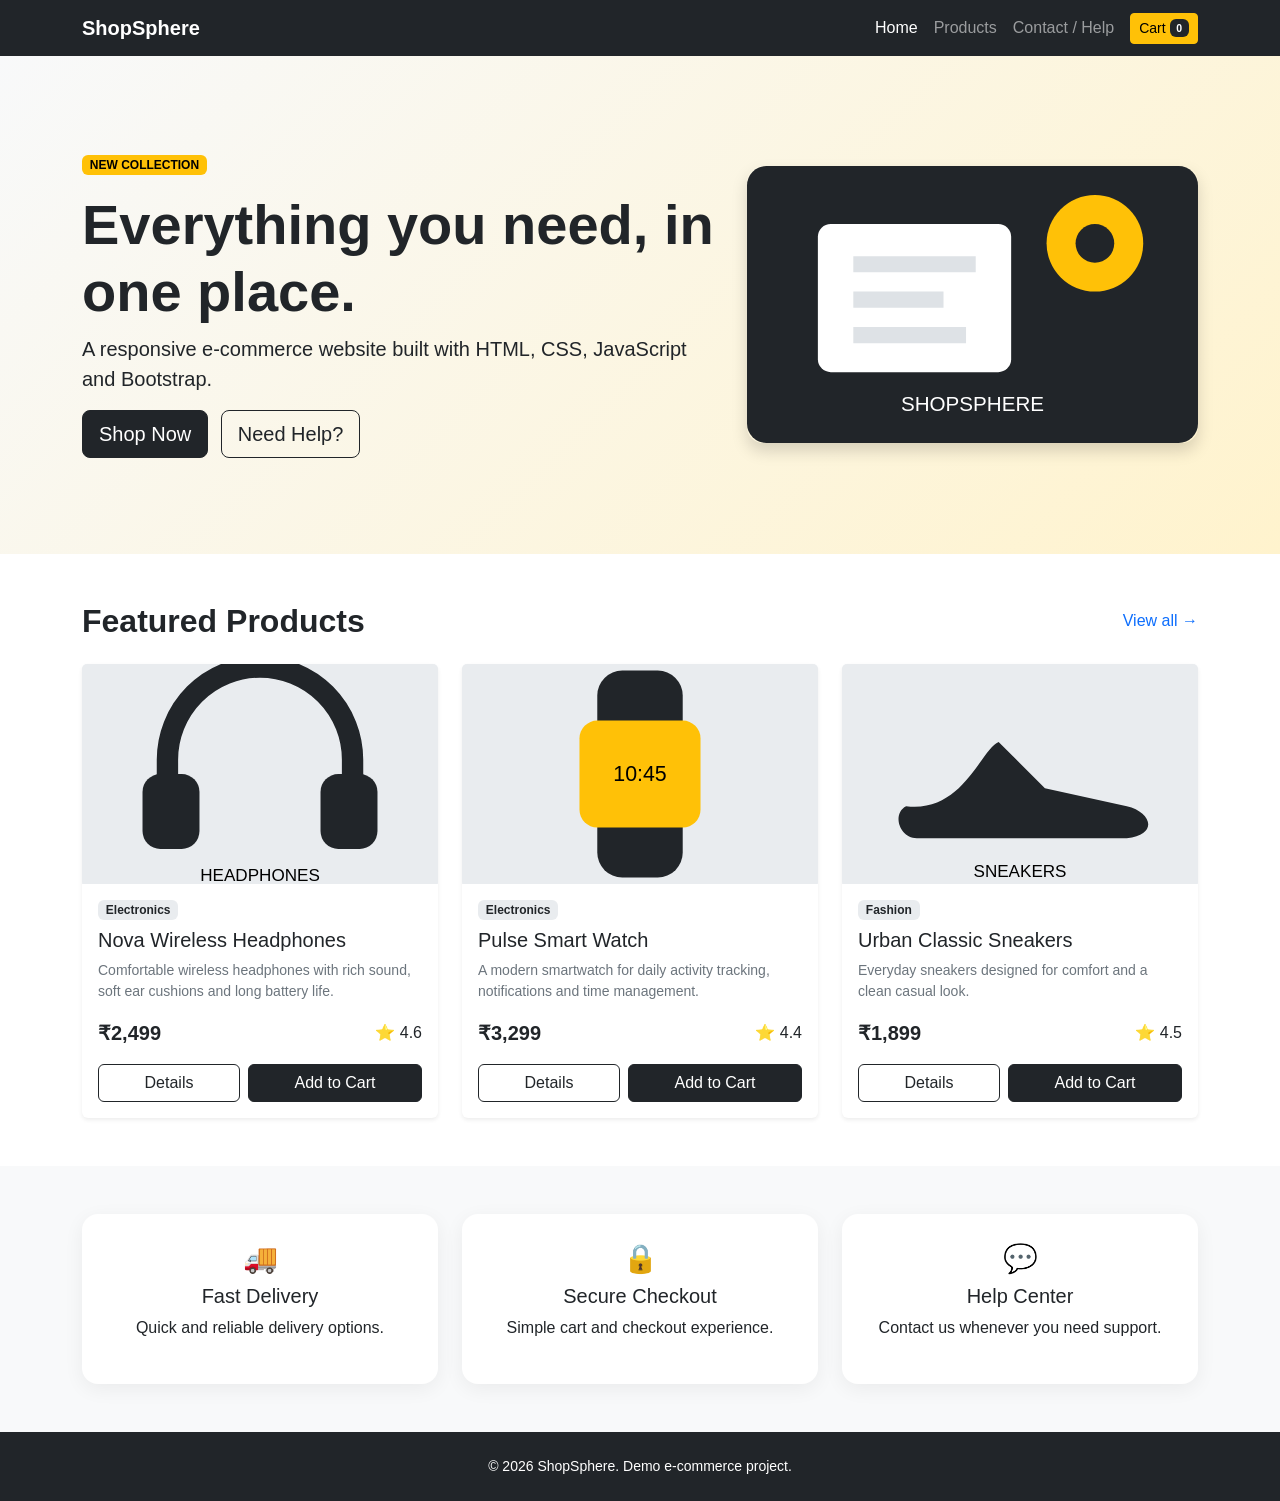
<file: index.html>
<!DOCTYPE html>
<html lang="en">
<head>
  <meta charset="UTF-8">
  <meta name="viewport" content="width=device-width, initial-scale=1">
  <title>ShopSphere | Home</title>
  <link href="https://cdn.jsdelivr.net/npm/bootstrap@5.3.3/dist/css/bootstrap.min.css" rel="stylesheet">
  <link rel="stylesheet" href="css/style.css">
</head>
<body>
<nav class="navbar navbar-expand-lg navbar-dark bg-dark sticky-top">
  <div class="container">
    <a class="navbar-brand fw-bold" href="index.html">ShopSphere</a>
    <button class="navbar-toggler" data-bs-toggle="collapse" data-bs-target="#nav"><span class="navbar-toggler-icon"></span></button>
    <div id="nav" class="collapse navbar-collapse">
      <ul class="navbar-nav ms-auto align-items-lg-center">
        <li class="nav-item"><a class="nav-link active" href="index.html">Home</a></li>
        <li class="nav-item"><a class="nav-link" href="products.html">Products</a></li>
        <li class="nav-item"><a class="nav-link" href="contact.html">Contact / Help</a></li>
        <li class="nav-item ms-lg-2"><a class="btn btn-warning btn-sm position-relative" href="cart.html">Cart <span id="cartCount" class="badge text-bg-dark">0</span></a></li>
      </ul>
    </div>
  </div>
</nav>

<header class="hero py-5">
  <div class="container py-5">
    <div class="row align-items-center">
      <div class="col-lg-7">
        <span class="badge text-bg-warning mb-3">NEW COLLECTION</span>
        <h1 class="display-4 fw-bold">Everything you need, in one place.</h1>
        <p class="lead">A responsive e-commerce website built with HTML, CSS, JavaScript and Bootstrap.</p>
        <a href="products.html" class="btn btn-dark btn-lg me-2">Shop Now</a>
        <a href="contact.html" class="btn btn-outline-dark btn-lg">Need Help?</a>
      </div>
      <div class="col-lg-5 mt-4 mt-lg-0">
        <img src="images/hero.svg" class="img-fluid rounded-4 shadow" alt="Shopping illustration">
      </div>
    </div>
  </div>
</header>

<section class="py-5">
  <div class="container">
    <div class="d-flex justify-content-between align-items-center mb-4">
      <h2 class="fw-bold mb-0">Featured Products</h2>
      <a href="products.html" class="text-decoration-none">View all →</a>
    </div>
    <div id="featuredProducts" class="row g-4"></div>
  </div>
</section>

<section class="bg-light py-5">
  <div class="container">
    <div class="row g-4 text-center">
      <div class="col-md-4"><div class="feature-box"><h3>🚚</h3><h5>Fast Delivery</h5><p>Quick and reliable delivery options.</p></div></div>
      <div class="col-md-4"><div class="feature-box"><h3>🔒</h3><h5>Secure Checkout</h5><p>Simple cart and checkout experience.</p></div></div>
      <div class="col-md-4"><div class="feature-box"><h3>💬</h3><h5>Help Center</h5><p>Contact us whenever you need support.</p></div></div>
    </div>
  </div>
</section>

<footer class="bg-dark text-white py-4"><div class="container text-center small">© 2026 ShopSphere. Demo e-commerce project.</div></footer>
<script src="js/products-data.js"></script>
<script src="js/app.js"></script>
<script src="https://cdn.jsdelivr.net/npm/bootstrap@5.3.3/dist/js/bootstrap.bundle.min.js"></script>
</body>
</html>
</file>
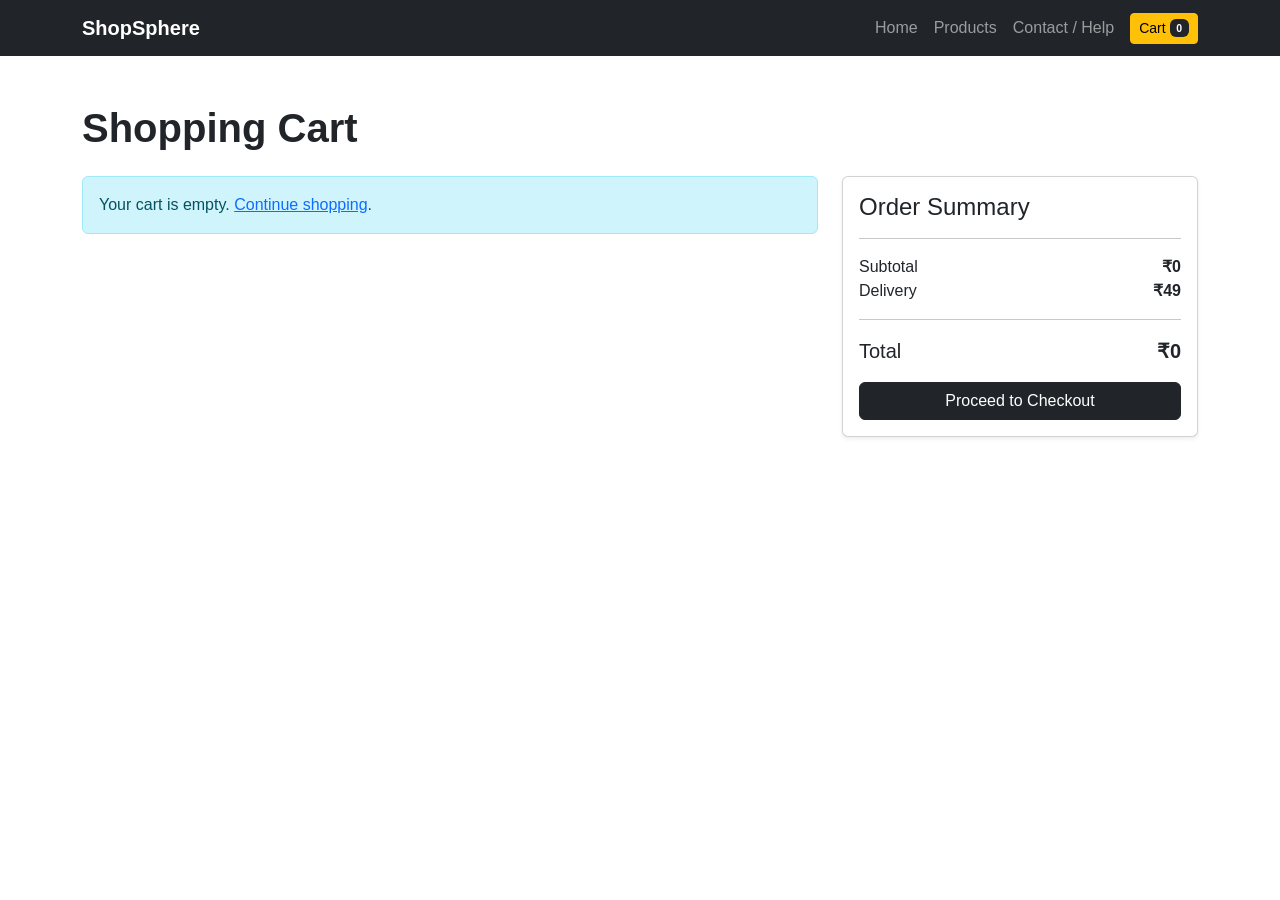
<file: cart.html>
<!DOCTYPE html>
<html lang="en"><head><meta charset="UTF-8"><meta name="viewport" content="width=device-width, initial-scale=1">
<title>ShopSphere | Cart & Checkout</title><link href="https://cdn.jsdelivr.net/npm/bootstrap@5.3.3/dist/css/bootstrap.min.css" rel="stylesheet"><link rel="stylesheet" href="css/style.css"></head>
<body>
<nav class="navbar navbar-expand-lg navbar-dark bg-dark sticky-top"><div class="container"><a class="navbar-brand fw-bold" href="index.html">ShopSphere</a>
<button class="navbar-toggler" data-bs-toggle="collapse" data-bs-target="#nav"><span class="navbar-toggler-icon"></span></button><div id="nav" class="collapse navbar-collapse"><ul class="navbar-nav ms-auto align-items-lg-center">
<li class="nav-item"><a class="nav-link" href="index.html">Home</a></li><li class="nav-item"><a class="nav-link" href="products.html">Products</a></li><li class="nav-item"><a class="nav-link" href="contact.html">Contact / Help</a></li><li class="nav-item ms-lg-2"><a class="btn btn-warning btn-sm" href="cart.html">Cart <span id="cartCount" class="badge text-bg-dark">0</span></a></li>
</ul></div></div></nav>
<main class="container py-5"><h1 class="fw-bold mb-4">Shopping Cart</h1><div class="row g-4"><div class="col-lg-8"><div id="cartItems"></div></div>
<div class="col-lg-4"><div class="card shadow-sm"><div class="card-body"><h4>Order Summary</h4><hr><div class="d-flex justify-content-between"><span>Subtotal</span><strong id="subtotal">₹0</strong></div><div class="d-flex justify-content-between"><span>Delivery</span><strong>₹49</strong></div><hr><div class="d-flex justify-content-between fs-5"><span>Total</span><strong id="total">₹49</strong></div><button id="checkoutBtn" class="btn btn-dark w-100 mt-3">Proceed to Checkout</button></div></div></div></div></main>
<div class="modal fade" id="checkoutModal" tabindex="-1"><div class="modal-dialog modal-dialog-centered"><div class="modal-content"><form id="checkoutForm"><div class="modal-header"><h5 class="modal-title">Checkout</h5><button type="button" class="btn-close" data-bs-dismiss="modal"></button></div><div class="modal-body">
<div class="mb-3"><label class="form-label">Full Name</label><input required class="form-control"></div><div class="mb-3"><label class="form-label">Email</label><input required type="email" class="form-control"></div><div class="mb-3"><label class="form-label">Delivery Address</label><textarea required class="form-control" rows="3"></textarea></div><div class="mb-3"><label class="form-label">Payment Method</label><select class="form-select"><option>Cash on Delivery</option><option>Demo Card Payment</option></select></div></div><div class="modal-footer"><button class="btn btn-success">Place Order</button></div></form></div></div></div>
<script src="js/products-data.js"></script><script src="js/app.js"></script><script src="https://cdn.jsdelivr.net/npm/bootstrap@5.3.3/dist/js/bootstrap.bundle.min.js"></script></body></html>
</file>
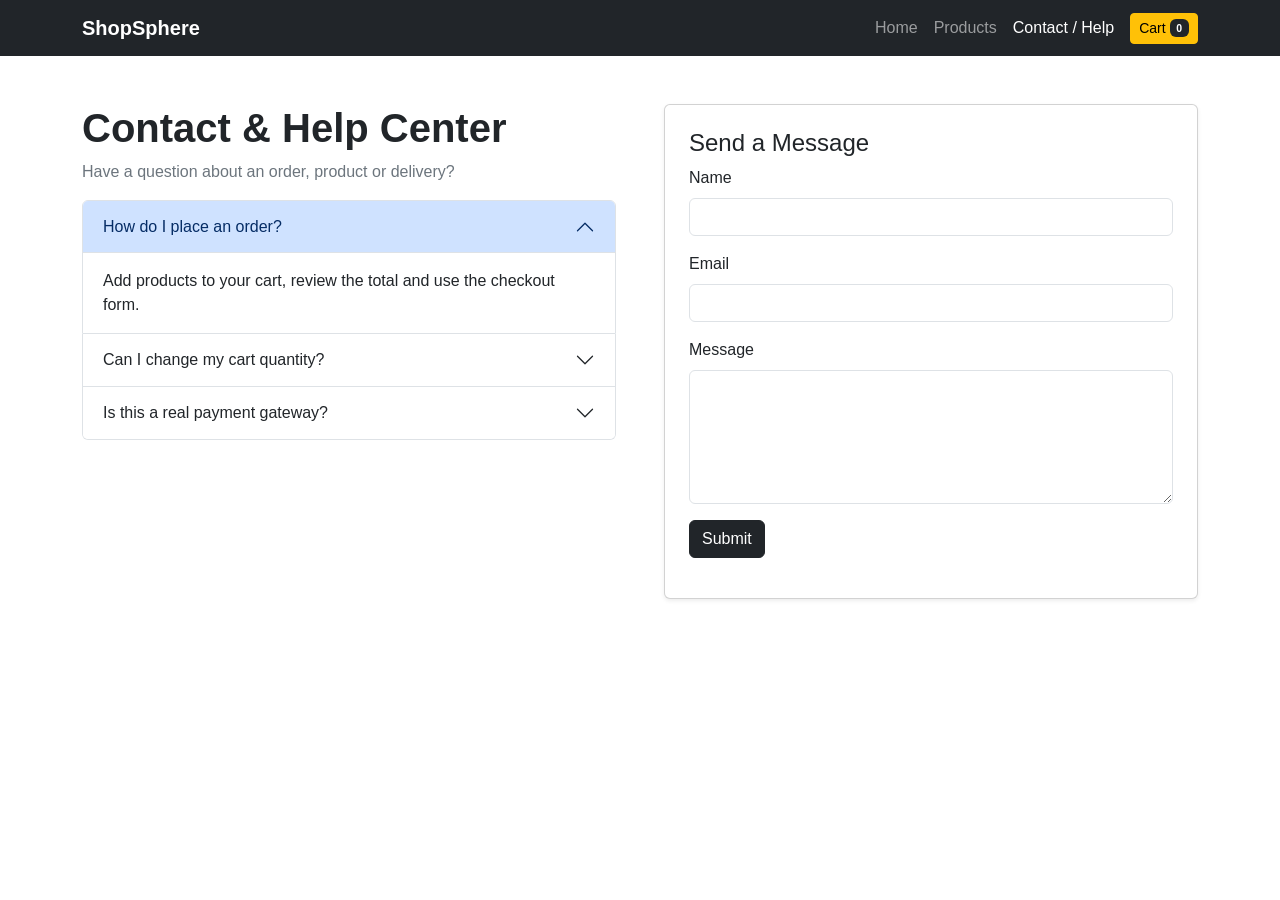
<file: contact.html>
<!DOCTYPE html>
<html lang="en"><head><meta charset="UTF-8"><meta name="viewport" content="width=device-width, initial-scale=1">
<title>ShopSphere | Contact & Help</title><link href="https://cdn.jsdelivr.net/npm/bootstrap@5.3.3/dist/css/bootstrap.min.css" rel="stylesheet"><link rel="stylesheet" href="css/style.css"></head>
<body>
<nav class="navbar navbar-expand-lg navbar-dark bg-dark sticky-top"><div class="container"><a class="navbar-brand fw-bold" href="index.html">ShopSphere</a>
<button class="navbar-toggler" data-bs-toggle="collapse" data-bs-target="#nav"><span class="navbar-toggler-icon"></span></button><div id="nav" class="collapse navbar-collapse"><ul class="navbar-nav ms-auto align-items-lg-center"><li class="nav-item"><a class="nav-link" href="index.html">Home</a></li><li class="nav-item"><a class="nav-link" href="products.html">Products</a></li><li class="nav-item"><a class="nav-link active" href="contact.html">Contact / Help</a></li><li class="nav-item ms-lg-2"><a class="btn btn-warning btn-sm" href="cart.html">Cart <span id="cartCount" class="badge text-bg-dark">0</span></a></li></ul></div></div></nav>
<main class="container py-5"><div class="row g-5"><div class="col-lg-6"><h1 class="fw-bold">Contact & Help Center</h1><p class="text-secondary">Have a question about an order, product or delivery?</p>
<div class="accordion" id="faq"><div class="accordion-item"><h2 class="accordion-header"><button class="accordion-button" data-bs-toggle="collapse" data-bs-target="#q1">How do I place an order?</button></h2><div id="q1" class="accordion-collapse collapse show"><div class="accordion-body">Add products to your cart, review the total and use the checkout form.</div></div></div>
<div class="accordion-item"><h2 class="accordion-header"><button class="accordion-button collapsed" data-bs-toggle="collapse" data-bs-target="#q2">Can I change my cart quantity?</button></h2><div id="q2" class="accordion-collapse collapse"><div class="accordion-body">Yes. Use the + and − controls on the cart page.</div></div></div>
<div class="accordion-item"><h2 class="accordion-header"><button class="accordion-button collapsed" data-bs-toggle="collapse" data-bs-target="#q3">Is this a real payment gateway?</button></h2><div id="q3" class="accordion-collapse collapse"><div class="accordion-body">No. This project demonstrates front-end checkout functionality only.</div></div></div></div></div>
<div class="col-lg-6"><div class="card shadow-sm"><div class="card-body p-4"><h4>Send a Message</h4><form id="contactForm"><div class="mb-3"><label class="form-label">Name</label><input required class="form-control"></div><div class="mb-3"><label class="form-label">Email</label><input required type="email" class="form-control"></div><div class="mb-3"><label class="form-label">Message</label><textarea required class="form-control" rows="5"></textarea></div><button class="btn btn-dark">Submit</button><div id="contactMsg" class="mt-3"></div></form></div></div></div></div></main>
<script src="js/products-data.js"></script><script src="js/app.js"></script><script src="https://cdn.jsdelivr.net/npm/bootstrap@5.3.3/dist/js/bootstrap.bundle.min.js"></script></body></html>
</file>
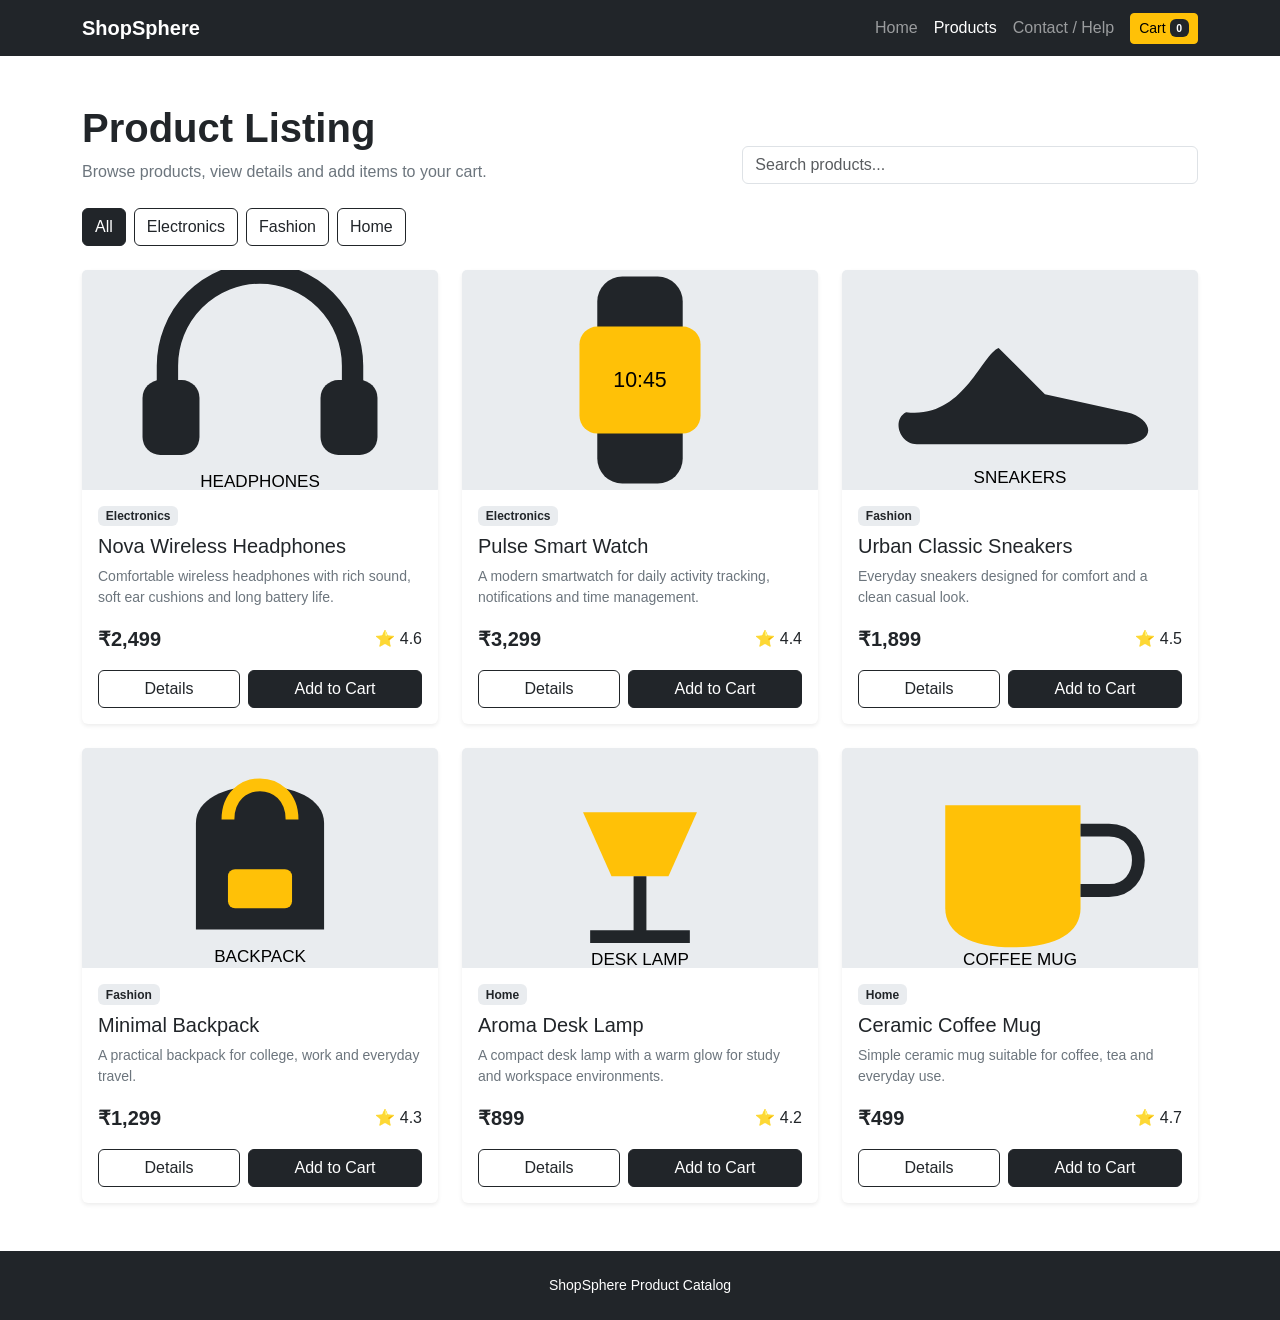
<file: products.html>
<!DOCTYPE html>
<html lang="en">
<head>
  <meta charset="UTF-8"><meta name="viewport" content="width=device-width, initial-scale=1">
  <title>ShopSphere | Products</title>
  <link href="https://cdn.jsdelivr.net/npm/bootstrap@5.3.3/dist/css/bootstrap.min.css" rel="stylesheet">
  <link rel="stylesheet" href="css/style.css">
</head>
<body>
<nav class="navbar navbar-expand-lg navbar-dark bg-dark sticky-top"><div class="container">
<a class="navbar-brand fw-bold" href="index.html">ShopSphere</a>
<button class="navbar-toggler" data-bs-toggle="collapse" data-bs-target="#nav"><span class="navbar-toggler-icon"></span></button>
<div id="nav" class="collapse navbar-collapse"><ul class="navbar-nav ms-auto align-items-lg-center">
<li class="nav-item"><a class="nav-link" href="index.html">Home</a></li><li class="nav-item"><a class="nav-link active" href="products.html">Products</a></li>
<li class="nav-item"><a class="nav-link" href="contact.html">Contact / Help</a></li><li class="nav-item ms-lg-2"><a class="btn btn-warning btn-sm" href="cart.html">Cart <span id="cartCount" class="badge text-bg-dark">0</span></a></li>
</ul></div></div></nav>

<main class="container py-5">
  <div class="row g-3 align-items-end mb-4">
    <div class="col-md-7"><h1 class="fw-bold">Product Listing</h1><p class="text-secondary mb-0">Browse products, view details and add items to your cart.</p></div>
    <div class="col-md-5"><input id="searchInput" class="form-control" placeholder="Search products..."></div>
  </div>
  <div class="d-flex flex-wrap gap-2 mb-4">
    <button class="btn btn-dark filter-btn" data-category="all">All</button>
    <button class="btn btn-outline-dark filter-btn" data-category="electronics">Electronics</button>
    <button class="btn btn-outline-dark filter-btn" data-category="fashion">Fashion</button>
    <button class="btn btn-outline-dark filter-btn" data-category="home">Home</button>
  </div>
  <div id="productGrid" class="row g-4"></div>
</main>
<footer class="bg-dark text-white py-4"><div class="container text-center small">ShopSphere Product Catalog</div></footer>
<script src="js/products-data.js"></script><script src="js/app.js"></script>
<script src="https://cdn.jsdelivr.net/npm/bootstrap@5.3.3/dist/js/bootstrap.bundle.min.js"></script>
</body></html>
</file>
<file: css/style.css>
body{font-family:Arial,Helvetica,sans-serif;color:#212529}.hero{background:linear-gradient(135deg,#f8f9fa,#fff3cd)}.product-card{border:0;transition:.2s}.product-card:hover{transform:translateY(-5px);box-shadow:0 1rem 2rem rgba(0,0,0,.1)!important}.product-img{height:220px;object-fit:cover;background:#f8f9fa}.detail-img{width:100%;max-height:480px;object-fit:cover;background:#f8f9fa}.cart-img{width:90px;height:90px;object-fit:cover;border-radius:12px;background:#f8f9fa}.category-badge{background:#e9ecef;color:#212529;text-transform:capitalize}.feature-box{background:#fff;border-radius:16px;padding:28px;height:100%;box-shadow:0 5px 20px rgba(0,0,0,.06)}@media(max-width:576px){.product-img{height:190px}.cart-img{width:65px;height:65px}.cart-img+div h5{font-size:15px}.hero h1{font-size:2.3rem}}
</file>
